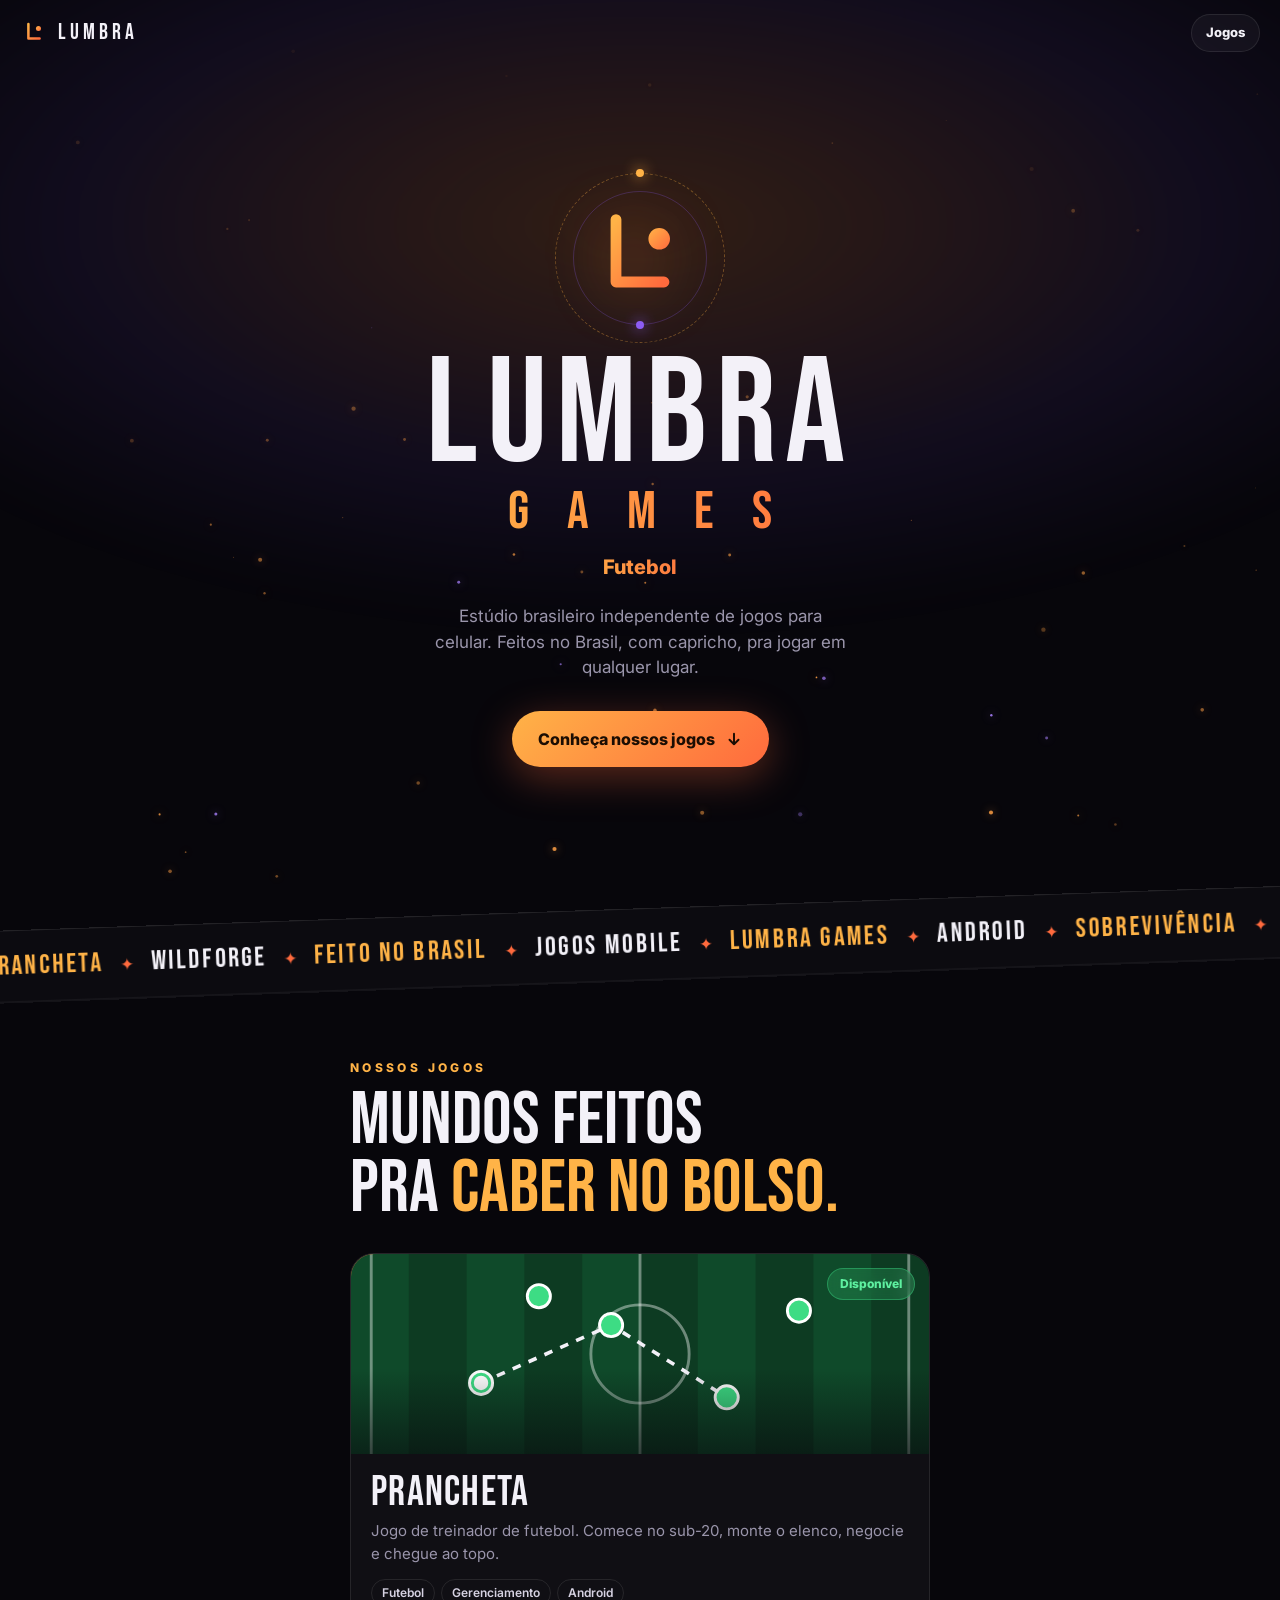
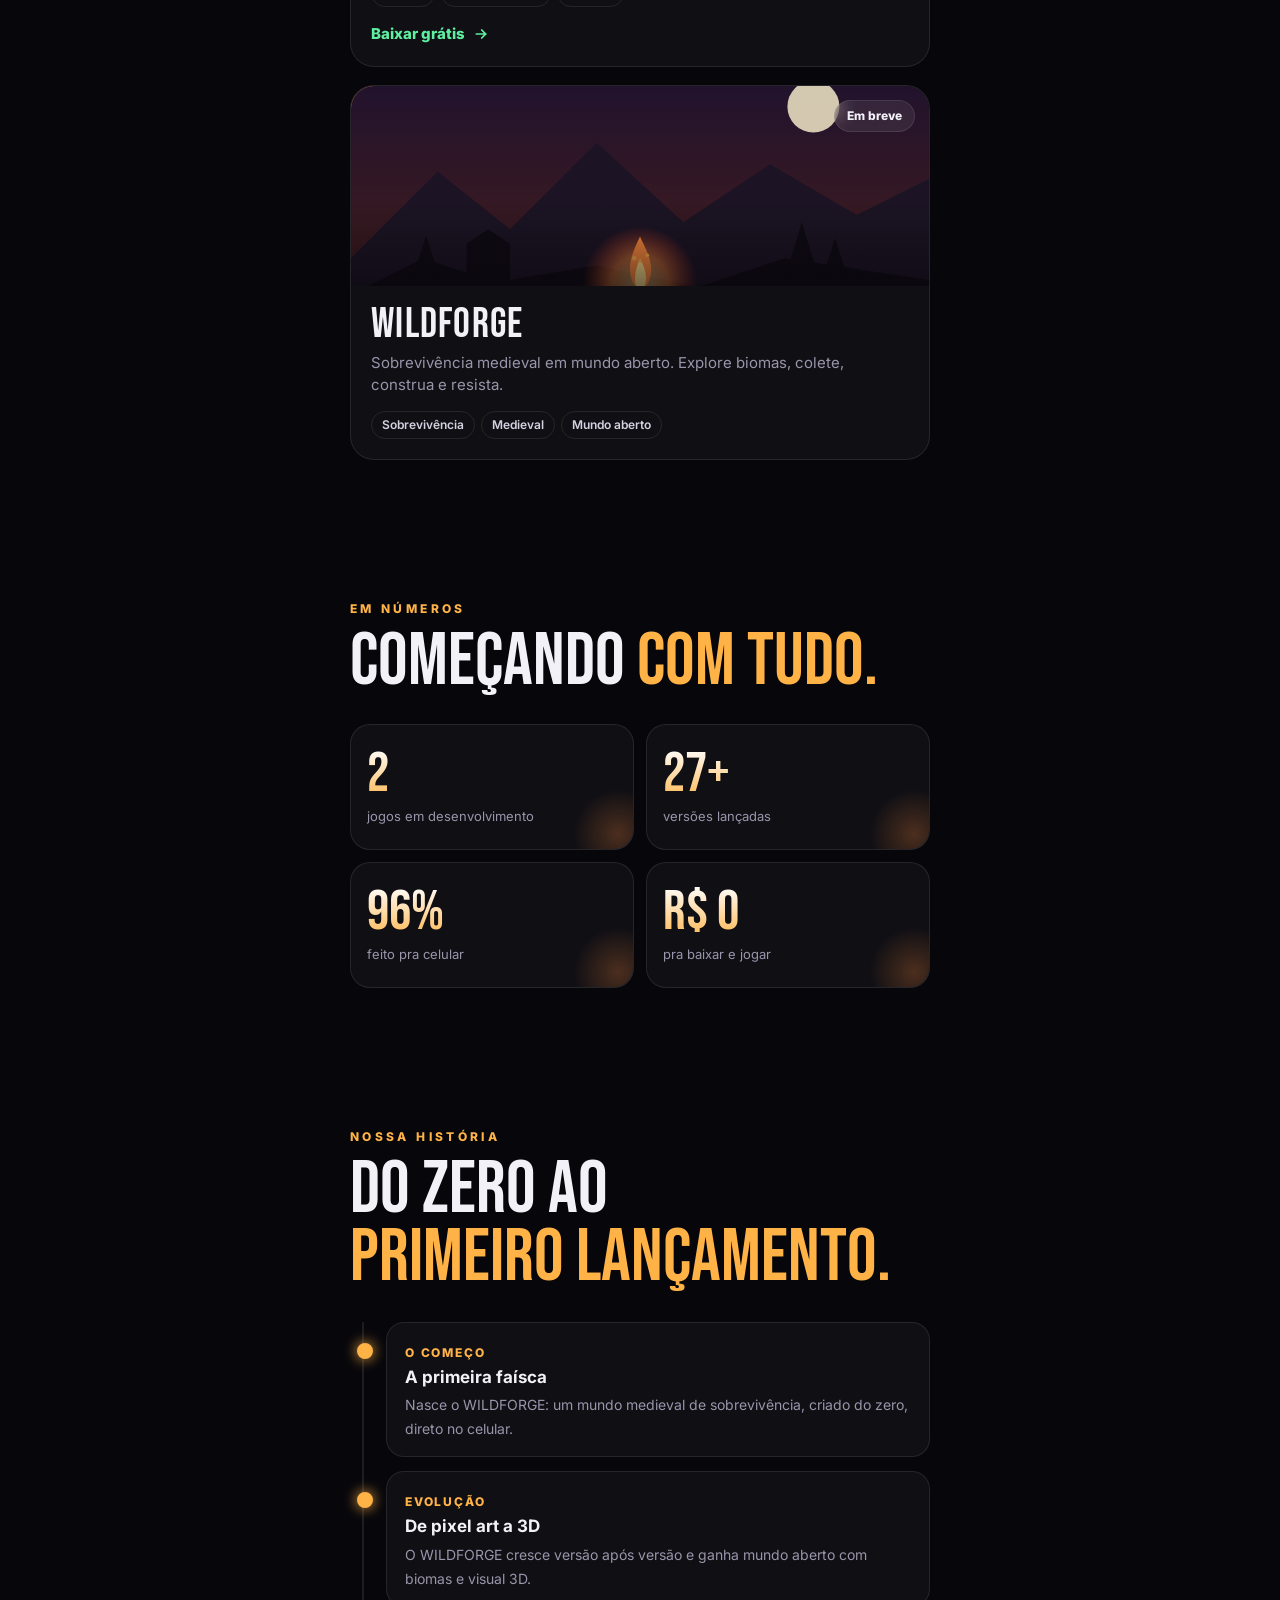
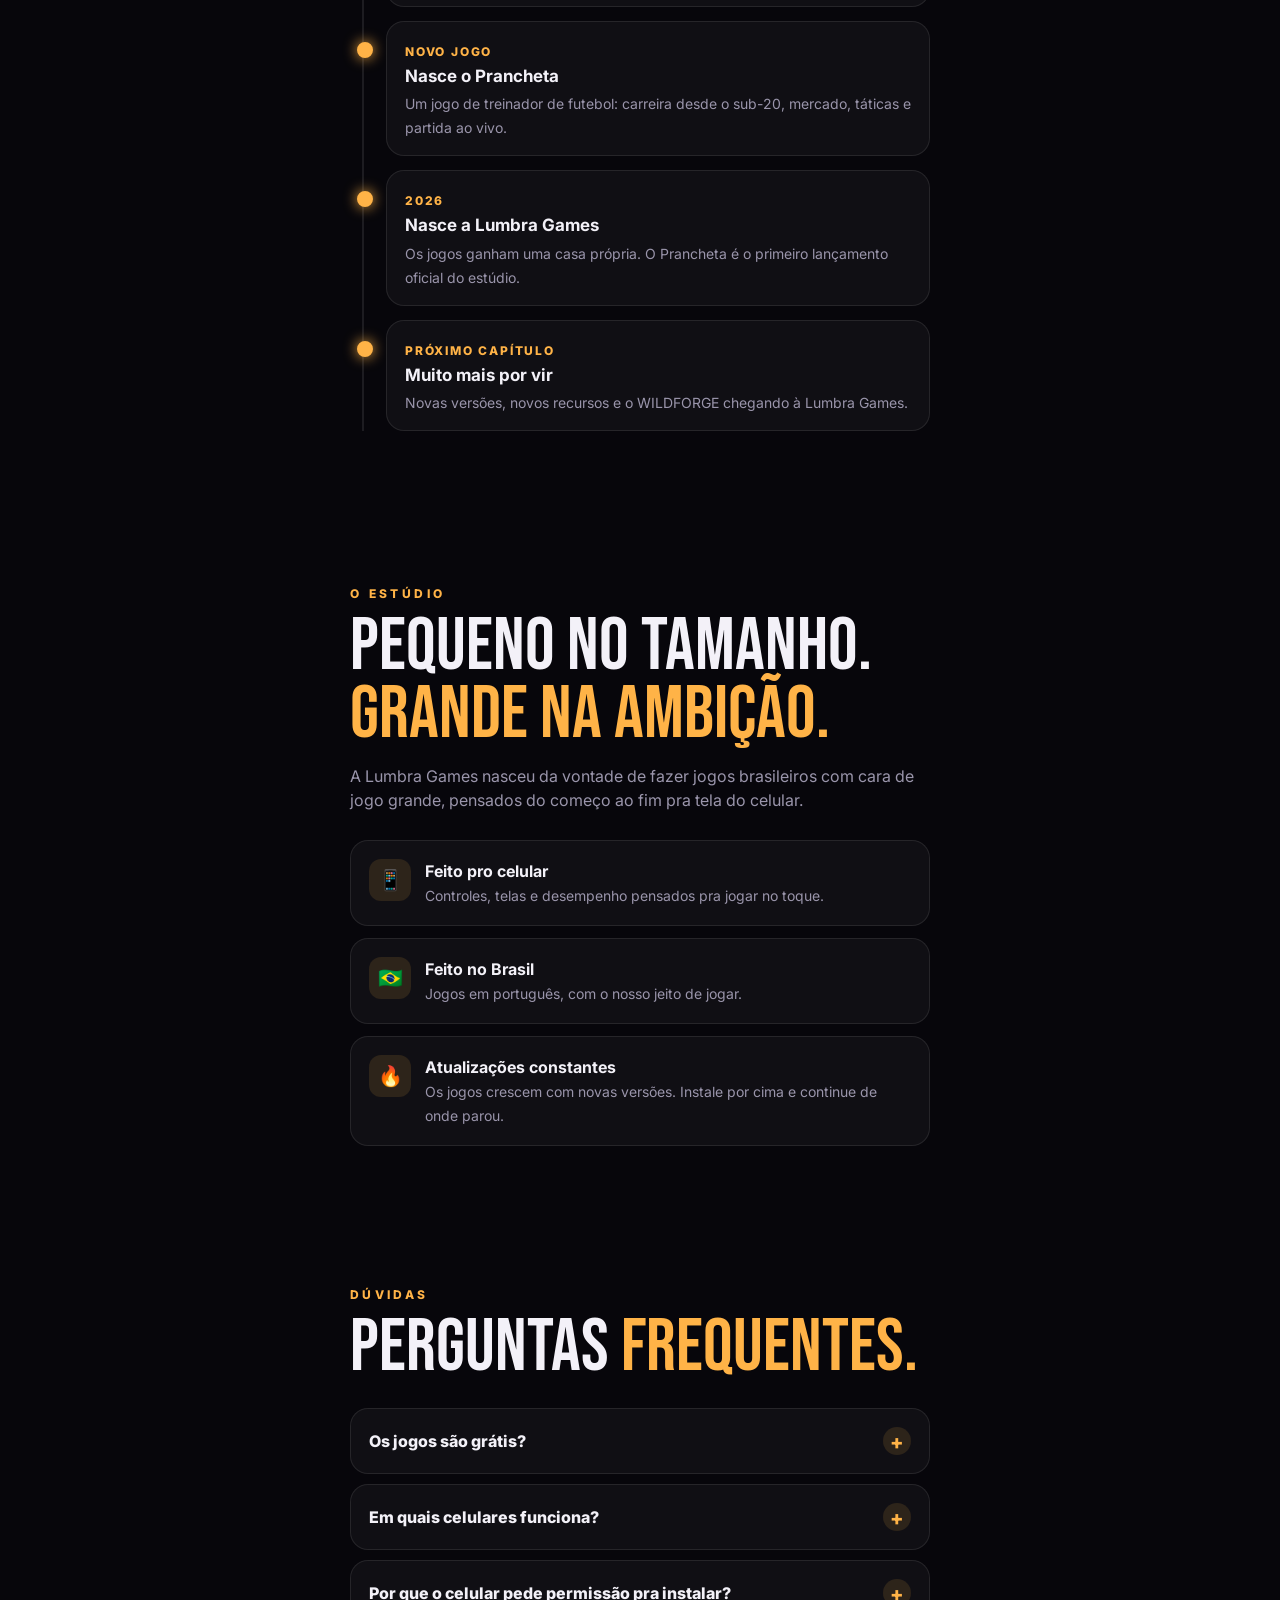
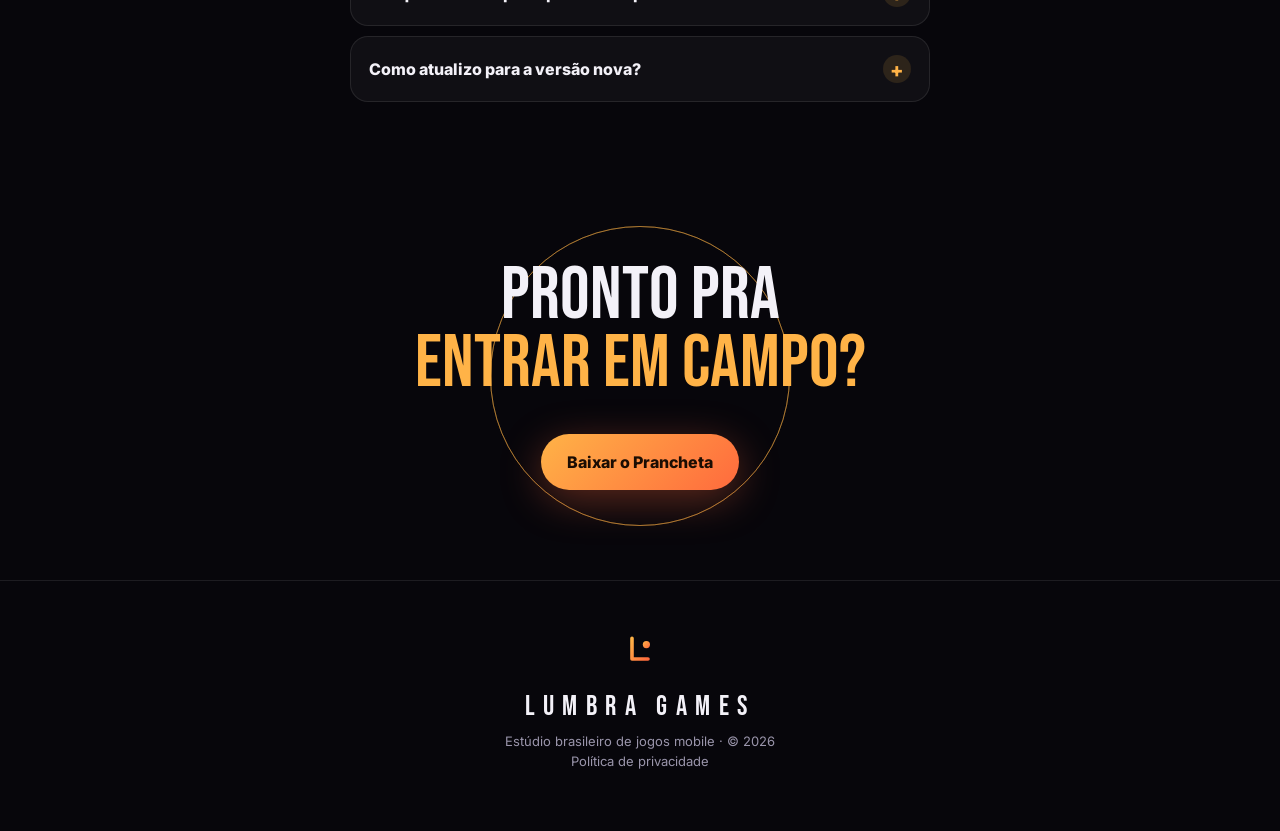
<file: index.html>
<!DOCTYPE html>
<html lang="pt-BR">
<head>
<meta charset="utf-8">
<meta name="viewport" content="width=device-width, initial-scale=1, viewport-fit=cover">
<title>Lumbra Games · Estúdio brasileiro de jogos mobile</title>
<meta name="description" content="Lumbra Games é um estúdio brasileiro independente de jogos para celular. Criadores de Prancheta e WILDFORGE.">
<meta name="keywords" content="Lumbra Games, Lumbra, estúdio de jogos, jogos mobile, jogos Android, Prancheta, WILDFORGE, jogo brasileiro">
<meta name="author" content="Lumbra Games">
<link rel="canonical" href="https://lumbragames.github.io/">
<meta name="theme-color" content="#07060b">
<link rel="icon" href="/favicon.ico" sizes="any">
<link rel="icon" href="/icon-48.png" type="image/png" sizes="48x48">
<link rel="icon" href="/icon-192.png" type="image/png" sizes="192x192">
<link rel="icon" href="/logo.svg" type="image/svg+xml">
<link rel="apple-touch-icon" href="/apple-touch-icon.png">
<meta property="og:type" content="website">
<meta property="og:site_name" content="Lumbra Games">
<meta property="og:title" content="Lumbra Games · Estúdio brasileiro de jogos mobile">
<meta property="og:description" content="Criadores de Prancheta e WILDFORGE.">
<meta property="og:url" content="https://lumbragames.github.io/">
<meta property="og:locale" content="pt_BR">
<meta property="og:image" content="https://lumbragames.github.io/og-image.png">
<meta property="og:image:width" content="1200">
<meta property="og:image:height" content="630">
<meta name="twitter:image" content="https://lumbragames.github.io/og-image.png">
<meta name="twitter:card" content="summary_large_image">
<script type="application/ld+json">
{"@context":"https://schema.org","@type":"Organization","name":"Lumbra Games","alternateName":"Lumbra","url":"https://lumbragames.github.io/","logo":"https://lumbragames.github.io/icon-512.png","image":"https://lumbragames.github.io/og-image.png","description":"Estúdio brasileiro independente de jogos para celular.","foundingDate":"2026","areaServed":"BR",
"makesOffer":[{"@type":"Offer","price":"0","priceCurrency":"BRL","itemOffered":{"@type":"VideoGame","name":"Prancheta","url":"https://lumbragames.github.io/Prancheta/","gamePlatform":"Android","genre":"Gerenciamento de futebol","author":{"@type":"Organization","name":"Lumbra Games"}}}]}
</script>
<link rel="preconnect" href="https://fonts.googleapis.com">
<link rel="preconnect" href="https://fonts.gstatic.com" crossorigin>
<link href="https://fonts.googleapis.com/css2?family=Bebas+Neue&family=Inter:wght@400;600;800&display=swap" rel="stylesheet">
<style>
:root{--bg:#07060b;--card:rgba(255,255,255,.04);--line:rgba(255,255,255,.09);--chalk:#f3f1f8;--muted:#9a95ab;--amber:#ffb347;--ember:#ff6a3d;--violet:#8b5cf6;
--display:"Bebas Neue",Impact,"Arial Narrow",sans-serif;--body:Inter,system-ui,-apple-system,Roboto,sans-serif}
*{box-sizing:border-box;margin:0;padding:0}
html{scroll-behavior:smooth}
body{font-family:var(--body);background:var(--bg);color:var(--chalk);line-height:1.5;overflow-x:hidden;-webkit-font-smoothing:antialiased}
a{color:inherit;text-decoration:none}

/* intro */
#intro{position:fixed;inset:0;z-index:100;background:var(--bg);display:grid;place-items:center;transition:opacity .8s .1s,visibility .8s .1s}
#intro.done{opacity:0;visibility:hidden}
#intro svg{width:84px;height:84px}
#intro .m{stroke-dasharray:300;stroke-dashoffset:300;animation:draw 1.2s .1s cubic-bezier(.6,0,.2,1) forwards}
#intro .glow{opacity:0;animation:fadeIn .6s 1s forwards}
@keyframes draw{to{stroke-dashoffset:0}}
@keyframes fadeIn{to{opacity:1}}

/* fundo: brasas + luz */
#embers{position:fixed;inset:0;z-index:0;pointer-events:none}
.aura{position:fixed;left:50%;top:-20vh;width:140vw;height:90vh;transform:translateX(-50%);background:radial-gradient(ellipse at center,rgba(255,140,60,.18),rgba(139,92,246,.08) 45%,transparent 70%);filter:blur(20px);z-index:0;pointer-events:none;animation:breathe 8s ease-in-out infinite}
@keyframes breathe{50%{opacity:.6;transform:translateX(-50%) scale(1.1)}}
main,footer{position:relative;z-index:1}

nav{position:fixed;top:0;left:0;right:0;z-index:50;display:flex;align-items:center;justify-content:space-between;padding:14px 20px;transition:.3s}
nav.solid{background:rgba(7,6,11,.8);backdrop-filter:blur(12px);-webkit-backdrop-filter:blur(12px);border-bottom:1px solid var(--line)}
nav .b{display:flex;align-items:center;gap:10px;font-family:var(--display);font-size:22px;letter-spacing:.18em}
nav .b svg{width:28px;height:28px}
nav a.j{font-size:13px;font-weight:800;padding:8px 14px;border:1px solid var(--line);border-radius:99px;background:var(--card)}

/* hero */
.hero{min-height:100svh;display:flex;flex-direction:column;justify-content:center;align-items:center;text-align:center;padding:100px 20px 60px}
.mark{width:120px;height:120px;margin-bottom:26px;filter:drop-shadow(0 0 30px rgba(255,140,60,.45));animation:float 5s ease-in-out infinite}
@keyframes float{50%{transform:translateY(-10px)}}
.hero h1{font-family:var(--display);font-weight:400;font-size:clamp(64px,20vw,150px);line-height:.85;letter-spacing:.06em;white-space:nowrap}
.hero h1 span{display:inline-block;opacity:0;transform:translateY(40px);filter:blur(8px);animation:rise .8s cubic-bezier(.2,.9,.2,1) forwards}
@keyframes rise{to{opacity:1;transform:none;filter:none}}
.hero h1 .s{display:block;font-size:.36em;letter-spacing:.7em;margin-top:8px;margin-right:-.7em;background:linear-gradient(90deg,var(--amber),var(--ember));-webkit-background-clip:text;background-clip:text;color:transparent}
.hero p{max-width:420px;margin:22px auto 0;color:var(--muted);font-size:17px;opacity:0;animation:rise .8s 1.9s forwards}
.hero .go{display:inline-flex;align-items:center;gap:10px;margin-top:30px;padding:16px 26px;border-radius:99px;font-weight:800;background:linear-gradient(135deg,var(--amber),var(--ember));color:#1b0d03;box-shadow:0 10px 40px rgba(255,106,61,.35);opacity:0;animation:rise .8s 2.1s forwards}
.hero .go:active{transform:scale(.97)}

/* seções */
section{max-width:620px;margin:0 auto;padding:70px 20px}
.label{font-size:12px;font-weight:800;letter-spacing:.28em;text-transform:uppercase;color:var(--amber);margin-bottom:10px}
h2{font-family:var(--display);font-weight:400;font-size:clamp(48px,13vw,74px);line-height:.92;margin-bottom:14px}
h2 em{font-style:normal;color:var(--amber)}
.sub{color:var(--muted);font-size:16px}
.rv{opacity:0;transform:translateY(40px);transition:opacity .9s cubic-bezier(.2,.8,.2,1),transform .9s cubic-bezier(.2,.8,.2,1)}
.rv.in{opacity:1;transform:none}

/* jogos */
.games{display:grid;gap:18px;margin-top:30px}
.game{position:relative;display:block;border-radius:24px;overflow:hidden;border:1px solid var(--line);background:var(--card);transform-style:preserve-3d;transition:transform .25s}
.art{position:relative;height:200px;overflow:hidden}
.art svg{position:absolute;inset:0;width:100%;height:100%}
.game .info{padding:18px 20px 20px}
.game h3{font-family:var(--display);font-weight:400;font-size:42px;line-height:1;letter-spacing:.03em}
.game p{color:var(--muted);font-size:15px;margin:6px 0 14px}
.tags{display:flex;flex-wrap:wrap;gap:6px}
.tags span{font-size:12px;font-weight:600;padding:4px 10px;border-radius:99px;border:1px solid var(--line);color:#d6d2e2}
.badge{position:absolute;top:14px;right:14px;z-index:2;font-size:12px;font-weight:800;padding:6px 12px;border-radius:99px;backdrop-filter:blur(8px);-webkit-backdrop-filter:blur(8px)}
.badge.on{background:rgba(61,220,132,.2);color:#5ef0a0;border:1px solid rgba(61,220,132,.4)}
.badge.soon{background:rgba(255,255,255,.08);color:var(--chalk);border:1px solid var(--line)}
.game .shine{position:absolute;inset:0;pointer-events:none;background:radial-gradient(circle at var(--mx,50%) var(--my,0%),rgba(255,255,255,.12),transparent 50%);opacity:0;transition:opacity .3s}
.game:hover .shine,.game.t .shine{opacity:1}
.play{display:inline-flex;align-items:center;gap:8px;margin-top:16px;font-weight:800;font-size:15px;color:#5ef0a0}
.play svg{transition:transform .2s}.game:hover .play svg{transform:translateX(4px)}

/* arte animada dos jogos */
.p-ball{animation:pass 3.2s ease-in-out infinite}
@keyframes pass{0%{transform:translate(0,0)}33%{transform:translate(90px,-40px)}66%{transform:translate(170px,10px)}100%{transform:translate(0,0)}}
.p-line{stroke-dasharray:6 6;animation:dash 1s linear infinite}
@keyframes dash{to{stroke-dashoffset:-12}}
.w-fire{transform-origin:50% 100%;animation:flick .25s ease-in-out infinite alternate}
@keyframes flick{to{transform:scaleY(1.15) scaleX(.92)}}
.w-spark{animation:spark 2.4s linear infinite}
@keyframes spark{from{transform:translateY(0);opacity:1}to{transform:translateY(-110px);opacity:0}}
.e-noise{animation:noise .18s steps(2) infinite}
@keyframes noise{to{transform:translate(-6px,4px)}}
.e-scan{animation:scan 3s linear infinite}
@keyframes scan{from{transform:translateY(-20px)}to{transform:translateY(220px)}}
.e-eye{animation:blink 4s infinite}
@keyframes blink{0%,92%,100%{opacity:1}95%{opacity:0}}

/* sobre */
.about{display:grid;gap:12px;margin-top:28px}
.ab{display:flex;gap:14px;padding:18px;border-radius:18px;border:1px solid var(--line);background:var(--card)}
.ab i{flex:none;width:42px;height:42px;border-radius:12px;display:grid;place-items:center;font-style:normal;font-size:20px;background:rgba(255,179,71,.12)}
.ab b{display:block}
.ab small{color:var(--muted);font-size:14px}

footer{text-align:center;padding:50px 20px 60px;border-top:1px solid var(--line);color:var(--muted);font-size:13px}
footer svg{width:40px;height:40px;margin-bottom:10px}
footer .n{display:block;font-family:var(--display);font-size:28px;letter-spacing:.3em;color:var(--chalk);margin-bottom:4px}


/* ---- extras ---- */
#prog{position:fixed;top:0;left:0;height:3px;width:0;z-index:60;background:linear-gradient(90deg,var(--amber),var(--ember),var(--violet));box-shadow:0 0 12px var(--ember)}
.orbit{position:relative;width:170px;height:170px;display:grid;place-items:center;margin-bottom:10px}
.orbit .mark{margin:0}
.orbit::before,.orbit::after{content:"";position:absolute;inset:0;border-radius:50%;border:1px dashed rgba(255,179,71,.35);animation:spin 18s linear infinite}
.orbit::after{inset:18px;border:1px solid rgba(139,92,246,.25);animation-duration:11s;animation-direction:reverse}
.orbit i{position:absolute;inset:0;animation:spin 6s linear infinite}
.orbit i::before{content:"";position:absolute;top:-4px;left:50%;width:8px;height:8px;margin-left:-4px;border-radius:50%;background:var(--amber);box-shadow:0 0 14px var(--amber)}
.orbit i:nth-child(2){animation-duration:9s;animation-direction:reverse}.orbit i:nth-child(2)::before{background:var(--violet);box-shadow:0 0 14px var(--violet);top:auto;bottom:14px}
@keyframes spin{to{transform:rotate(360deg)}}
.rot{height:30px;overflow:hidden;margin-top:18px;font-weight:800;font-size:20px;opacity:0;animation:rise .8s 2.2s forwards}
.rot div{animation:roll 9s cubic-bezier(.7,0,.3,1) infinite}
.rot span{display:block;height:30px;line-height:30px;background:linear-gradient(90deg,var(--amber),var(--ember));-webkit-background-clip:text;background-clip:text;color:transparent}
@keyframes roll{0%,22%{transform:translateY(0)}25%,47%{transform:translateY(-30px)}50%,72%{transform:translateY(-60px)}75%,97%{transform:translateY(-90px)}100%{transform:translateY(-120px)}}
.hero .go{animation:rise .8s 2.4s forwards,glowp 2.6s 3.2s ease-in-out infinite}
@keyframes glowp{50%{box-shadow:0 10px 60px rgba(255,106,61,.65)}}
.hero p{animation-delay:2.1s}

.ticker{position:relative;z-index:1;overflow:hidden;white-space:nowrap;border-block:1px solid var(--line);background:rgba(255,255,255,.02);padding:14px 0;transform:rotate(-2deg) scale(1.05);margin:10px 0}
.ticker div{display:inline-block;animation:marq 26s linear infinite}
.ticker span{font-family:var(--display);font-size:26px;letter-spacing:.1em;margin:0 16px}
.ticker span:nth-child(4n+1){color:var(--amber)}
.ticker b{color:var(--ember);font-weight:400}
@keyframes marq{to{transform:translateX(-50%)}}

.game{animation:hover 6s ease-in-out infinite}
.game:nth-child(2){animation-delay:-3s}
@keyframes hover{50%{translate:0 -6px}}
.game::before{content:"";position:absolute;inset:-1px;border-radius:24px;padding:1px;background:conic-gradient(from var(--a,0deg),transparent 0 70%,var(--amber) 80%,var(--ember) 88%,transparent 95%);-webkit-mask:linear-gradient(#000 0 0) content-box,linear-gradient(#000 0 0);-webkit-mask-composite:xor;mask-composite:exclude;animation:border 4s linear infinite;pointer-events:none;z-index:3}
@property --a{syntax:"<angle>";inherits:false;initial-value:0deg}
@keyframes border{to{--a:360deg}}

.stats{display:grid;grid-template-columns:1fr 1fr;gap:12px;margin-top:28px}
.stat{position:relative;overflow:hidden;padding:22px 16px;border-radius:20px;border:1px solid var(--line);background:var(--card)}
.stat b{display:block;font-family:var(--display);font-weight:400;font-size:clamp(40px,12vw,56px);line-height:1;background:linear-gradient(180deg,#fff,var(--amber));-webkit-background-clip:text;background-clip:text;color:transparent}
.stat small{color:var(--muted);font-size:13px}
.stat::after{content:"";position:absolute;right:-30px;bottom:-30px;width:90px;height:90px;border-radius:50%;background:radial-gradient(circle,rgba(255,140,60,.25),transparent 70%);animation:breathe 4s ease-in-out infinite}

.tl{position:relative;margin-top:30px;padding-left:36px}
.tl::before{content:"";position:absolute;left:12px;top:0;bottom:0;width:2px;background:var(--line)}
.tl .fill{position:absolute;left:12px;top:0;width:2px;height:0;background:linear-gradient(var(--amber),var(--ember),var(--violet));box-shadow:0 0 14px var(--ember)}
.ev{position:relative;padding:16px 18px;margin-bottom:14px;border-radius:18px;border:1px solid var(--line);background:var(--card);opacity:0;transform:translateX(30px);transition:.7s cubic-bezier(.2,.8,.2,1)}
.ev.in{opacity:1;transform:none}
.ev::before{content:"";position:absolute;left:-30px;top:20px;width:12px;height:12px;border-radius:50%;background:var(--bg);border:2px solid var(--amber);transition:.4s .3s}
.ev.in::before{background:var(--amber);box-shadow:0 0 14px var(--amber)}
.ev span{font-size:12px;font-weight:800;letter-spacing:.15em;color:var(--amber)}
.ev b{display:block;font-size:17px;margin:2px 0}
.ev small{color:var(--muted);font-size:14px}

.ab i{animation:bounce 3s ease-in-out infinite}
.ab:nth-child(2) i{animation-delay:-1s}.ab:nth-child(3) i{animation-delay:-2s}
@keyframes bounce{50%{transform:translateY(-5px) rotate(-6deg)}}

.faq{margin-top:26px;display:grid;gap:10px}
.q{border-radius:18px;border:1px solid var(--line);background:var(--card);overflow:hidden;transition:border-color .3s}
.q.open{border-color:rgba(255,179,71,.4)}
.q button{all:unset;box-sizing:border-box;width:100%;display:flex;justify-content:space-between;align-items:center;gap:12px;padding:18px;font-weight:800;font-size:16px;cursor:pointer}
.q button i{flex:none;width:28px;height:28px;border-radius:50%;display:grid;place-items:center;background:rgba(255,179,71,.12);color:var(--amber);font-style:normal;font-size:20px;transition:transform .35s}
.q.open button i{transform:rotate(45deg)}
.q .a{display:grid;grid-template-rows:0fr;transition:grid-template-rows .4s cubic-bezier(.2,.8,.2,1)}
.q.open .a{grid-template-rows:1fr}
.q .a p{overflow:hidden;color:var(--muted);font-size:15px;padding:0 18px}
.q.open .a p{padding-bottom:18px}

.cta{text-align:center;padding:90px 20px;position:relative;overflow:hidden}
.cta .ring{position:absolute;left:50%;top:50%;width:300px;height:300px;margin:-150px;border-radius:50%;border:1px solid rgba(255,179,71,.3);animation:ripple 4s linear infinite}
.cta .ring:nth-child(2){animation-delay:-1.33s}.cta .ring:nth-child(3){animation-delay:-2.66s}
@keyframes ripple{from{transform:scale(.3);opacity:1}to{transform:scale(1.8);opacity:0}}
.cta h2,.cta a{position:relative}
.cta a{display:inline-flex;margin-top:22px;padding:16px 26px;border-radius:99px;font-weight:800;background:linear-gradient(135deg,var(--amber),var(--ember));color:#1b0d03;box-shadow:0 10px 40px rgba(255,106,61,.35)}

.tap{position:fixed;width:10px;height:10px;margin:-5px;border-radius:50%;pointer-events:none;z-index:95;background:var(--amber);animation:tap .6s ease-out forwards}
@keyframes tap{to{transform:scale(7);opacity:0}}

@media (prefers-reduced-motion:reduce){*,*::before,*::after{animation-duration:.01ms!important;animation-iteration-count:1!important;transition-duration:.01ms!important}}
</style>
</head>
<body>

<div id="intro"><svg viewBox="0 0 100 100" fill="none"><defs><linearGradient id="lg0" x1="0" y1="0" x2="1" y2="1"><stop offset="0" stop-color="#ffb347"/><stop offset="1" stop-color="#ff6a3d"/></linearGradient></defs><path class="m" d="M30 18v52h40" stroke="url(#lg0)" stroke-width="9" stroke-linecap="round" stroke-linejoin="round"/><circle class="glow" cx="66" cy="34" r="9" fill="url(#lg0)"/></svg></div>

<div id="prog"></div>
<div class="aura"></div>
<canvas id="embers"></canvas>

<nav id="nav">
  <a class="b" href="#"><svg viewBox="0 0 100 100" fill="none"><use href="#logo"/></svg>LUMBRA</a>
  <a class="j" href="#jogos">Jogos</a>
</nav>

<svg width="0" height="0" style="position:absolute"><defs>
  <linearGradient id="lg" x1="0" y1="0" x2="1" y2="1"><stop offset="0" stop-color="#ffb347"/><stop offset="1" stop-color="#ff6a3d"/></linearGradient>
  <g id="logo"><path d="M30 18v52h40" stroke="url(#lg)" stroke-width="9" stroke-linecap="round" stroke-linejoin="round" fill="none"/><circle cx="66" cy="34" r="9" fill="url(#lg)"/></g>
</defs></svg>

<main>
<header class="hero">
  <div class="orbit"><i></i><i></i><svg class="mark" viewBox="0 0 100 100" aria-hidden="true"><use href="#logo"/></svg></div>
  <h1 id="h1" aria-label="Lumbra Games"></h1>
  <div class="rot" aria-hidden="true"><div><span>Futebol</span><span>Sobrevivência</span><span>Estratégia</span><span>Aventura</span><span>Futebol</span></div></div>
  <p>Estúdio brasileiro independente de jogos para celular. Feitos no Brasil, com capricho, pra jogar em qualquer lugar.</p>
  <a class="go" href="#jogos">Conheça nossos jogos
    <svg width="18" height="18" viewBox="0 0 24 24" fill="none" stroke="currentColor" stroke-width="2.6" stroke-linecap="round" stroke-linejoin="round"><path d="M12 5v14M6 13l6 6 6-6"/></svg></a>
</header>

<div class="ticker" aria-hidden="true"><div id="tick"></div></div>

<section id="jogos">
  <div class="rv">
    <p class="label">Nossos jogos</p>
    <h2>Mundos feitos<br>pra <em>caber no bolso.</em></h2>
  </div>

  <div class="games">
    <!-- PRANCHETA -->
    <a class="game rv" href="Prancheta/">
      <span class="badge on">Disponível</span>
      <div class="art">
        <svg viewBox="0 0 400 200" preserveAspectRatio="xMidYMid slice" aria-hidden="true">
          <rect width="400" height="200" fill="#0d3b22"/>
          <g fill="#0f4a2a"><rect x="0" width="40" height="200"/><rect x="80" width="40" height="200"/><rect x="160" width="40" height="200"/><rect x="240" width="40" height="200"/><rect x="320" width="40" height="200"/></g>
          <g fill="none" stroke="rgba(255,255,255,.4)" stroke-width="2"><rect x="14" y="14" width="372" height="172"/><line x1="200" y1="14" x2="200" y2="186"/><circle cx="200" cy="100" r="34"/></g>
          <path class="p-line" d="M90 120 L180 80 L260 130" stroke="#f3f1f8" stroke-width="2.5" fill="none"/>
          <g fill="#3ddc84" stroke="#fff" stroke-width="2"><circle cx="90" cy="120" r="8"/><circle cx="180" cy="80" r="8"/><circle cx="260" cy="130" r="8"/><circle cx="130" cy="60" r="8"/><circle cx="310" cy="70" r="8"/></g>
          <circle class="p-ball" cx="90" cy="120" r="5" fill="#fff"/>
          <rect width="400" height="200" fill="url(#fadeG)"/>
          <defs><linearGradient id="fadeG" x1="0" y1="0" x2="0" y2="1"><stop offset=".55" stop-color="#07060b" stop-opacity="0"/><stop offset="1" stop-color="#07060b" stop-opacity=".85"/></linearGradient></defs>
        </svg>
      </div>
      <div class="info">
        <h3>Prancheta</h3>
        <p>Jogo de treinador de futebol. Comece no sub-20, monte o elenco, negocie e chegue ao topo.</p>
        <div class="tags"><span>Futebol</span><span>Gerenciamento</span><span>Android</span></div>
        <span class="play">Baixar grátis <svg width="16" height="16" viewBox="0 0 24 24" fill="none" stroke="currentColor" stroke-width="2.6" stroke-linecap="round"><path d="M5 12h14M13 6l6 6-6 6"/></svg></span>
      </div>
      <i class="shine"></i>
    </a>

    <!-- WILDFORGE -->
    <div class="game rv">
      <span class="badge soon">Em breve</span>
      <div class="art">
        <svg viewBox="0 0 400 200" preserveAspectRatio="xMidYMid slice" aria-hidden="true">
          <defs><linearGradient id="sky" x1="0" y1="0" x2="0" y2="1"><stop offset="0" stop-color="#1a1030"/><stop offset="1" stop-color="#4a1f1a"/></linearGradient>
          <radialGradient id="fireG"><stop offset="0" stop-color="#ffe08a"/><stop offset=".5" stop-color="#ff8a3d"/><stop offset="1" stop-color="#ff3d1f" stop-opacity="0"/></radialGradient></defs>
          <rect width="400" height="200" fill="url(#sky)"/>
          <circle cx="320" cy="45" r="18" fill="#f3e9c8" opacity=".85"/>
          <path d="M0 150 L60 90 L110 130 L170 70 L230 125 L290 85 L350 120 L400 95 V200 H0Z" fill="#1c1424"/>
          <path d="M0 175 L50 150 L80 160 L80 140 L95 130 L110 140 L110 165 L170 155 L240 170 L300 150 L400 165 V200 H0Z" fill="#0e0a12"/>
          <g fill="#0e0a12"><path d="M300 165 l12 -40 l12 40z"/><path d="M325 168 l10 -32 l10 32z"/><path d="M40 172 l12 -38 l12 38z"/></g>
          <circle cx="200" cy="168" r="40" fill="url(#fireG)" opacity=".6"/>
          <g class="w-fire"><path d="M200 175 C188 160 194 148 200 135 C206 148 214 160 200 175Z" fill="#ff8a3d"/><path d="M200 175 C194 166 197 158 200 150 C204 158 207 166 200 175Z" fill="#ffe08a"/></g>
          <g fill="#ffb347"><circle class="w-spark" cx="196" cy="150" r="1.6"/><circle class="w-spark" cx="205" cy="148" r="1.3" style="animation-delay:-.8s"/><circle class="w-spark" cx="200" cy="152" r="1.2" style="animation-delay:-1.6s"/></g>
          <rect width="400" height="200" fill="url(#fadeG)"/>
        </svg>
      </div>
      <div class="info">
        <h3>WILDFORGE</h3>
        <p>Sobrevivência medieval em mundo aberto. Explore biomas, colete, construa e resista.</p>
        <div class="tags"><span>Sobrevivência</span><span>Medieval</span><span>Mundo aberto</span></div>
      </div>
      <i class="shine"></i>
    </div>
  </div>
</section>


<section>
  <div class="rv">
    <p class="label">Em números</p>
    <h2>Começando <em>com tudo.</em></h2>
  </div>
  <div class="stats">
    <div class="stat rv"><b data-n="2">0</b><small>jogos em desenvolvimento</small></div>
    <div class="stat rv"><b data-n="28" data-s="+">0</b><small>versões lançadas</small></div>
    <div class="stat rv"><b data-n="100" data-s="%">0</b><small>feito pra celular</small></div>
    <div class="stat rv"><b data-n="0" data-p="R$ ">0</b><small>pra baixar e jogar</small></div>
  </div>
</section>

<section>
  <div class="rv">
    <p class="label">Nossa história</p>
    <h2>Do zero ao<br><em>primeiro lançamento.</em></h2>
  </div>
  <div class="tl" id="tl"><div class="fill" id="tlf"></div>
    <div class="ev"><span>O COMEÇO</span><b>A primeira faísca</b><small>Nasce o WILDFORGE: um mundo medieval de sobrevivência, criado do zero, direto no celular.</small></div>
    <div class="ev"><span>EVOLUÇÃO</span><b>De pixel art a 3D</b><small>O WILDFORGE cresce versão após versão e ganha mundo aberto com biomas e visual 3D.</small></div>
    <div class="ev"><span>NOVO JOGO</span><b>Nasce o Prancheta</b><small>Um jogo de treinador de futebol: carreira desde o sub-20, mercado, táticas e partida ao vivo.</small></div>
    <div class="ev"><span>2026</span><b>Nasce a Lumbra Games</b><small>Os jogos ganham uma casa própria. O Prancheta é o primeiro lançamento oficial do estúdio.</small></div>
    <div class="ev"><span>PRÓXIMO CAPÍTULO</span><b>Muito mais por vir</b><small>Novas versões, novos recursos e o WILDFORGE chegando à Lumbra Games.</small></div>
  </div>
</section>

<section>
  <div class="rv">
    <p class="label">O estúdio</p>
    <h2>Pequeno no tamanho.<br><em>Grande na ambição.</em></h2>
    <p class="sub">A Lumbra Games nasceu da vontade de fazer jogos brasileiros com cara de jogo grande, pensados do começo ao fim pra tela do celular.</p>
  </div>
  <div class="about">
    <div class="ab rv"><i>📱</i><div><b>Feito pro celular</b><small>Controles, telas e desempenho pensados pra jogar no toque.</small></div></div>
    <div class="ab rv"><i>🇧🇷</i><div><b>Feito no Brasil</b><small>Jogos em português, com o nosso jeito de jogar.</small></div></div>
    <div class="ab rv"><i>🔥</i><div><b>Atualizações constantes</b><small>Os jogos crescem com novas versões. Instale por cima e continue de onde parou.</small></div></div>
  </div>
</section>

<section>
  <div class="rv">
    <p class="label">Dúvidas</p>
    <h2>Perguntas <em>frequentes.</em></h2>
  </div>
  <div class="faq">
    <div class="q rv"><button>Os jogos são grátis?<i>+</i></button><div class="a"><p>Sim. Você baixa e joga sem pagar nada.</p></div></div>
    <div class="q rv"><button>Em quais celulares funciona?<i>+</i></button><div class="a"><p>Os jogos são feitos para Android. A instalação é pelo arquivo APK, direto do nosso site.</p></div></div>
    <div class="q rv"><button>Por que o celular pede permissão pra instalar?<i>+</i></button><div class="a"><p>Como o jogo não vem da Play Store, o Android pede que você permita "instalar apps desconhecidos". É só liberar uma vez para o navegador.</p></div></div>
    <div class="q rv"><button>Como atualizo para a versão nova?<i>+</i></button><div class="a"><p>Baixe a versão nova e instale por cima da antiga. Seu progresso continua salvo.</p></div></div>
  </div>
</section>

<div class="cta">
  <div class="ring"></div><div class="ring"></div><div class="ring"></div>
  <h2 class="rv">Pronto pra<br><em>entrar em campo?</em></h2>
  <a class="rv" href="Prancheta/">Baixar o Prancheta</a>
</div>
</main>

<footer>
  <svg viewBox="0 0 100 100" aria-hidden="true"><use href="#logo"/></svg>
  <span class="n">LUMBRA GAMES</span>
  Estúdio brasileiro de jogos mobile · © 2026<br><a href="privacidade/" style="color:var(--muted)">Política de privacidade</a>
</footer>

<script>
(()=>{
const $=s=>document.querySelector(s),$$=s=>[...document.querySelectorAll(s)];
const reduce=matchMedia('(prefers-reduced-motion: reduce)').matches;
const end=()=>$('#intro').classList.add('done');
addEventListener('load',()=>setTimeout(end,reduce?0:1500));setTimeout(end,2800);

const h=$('#h1');
'LUMBRA'.split('').forEach((c,i)=>{const s=document.createElement('span');s.textContent=c;s.style.animationDelay=(1.5+i*.07)+'s';h.appendChild(s)});
const g=document.createElement('span');g.className='s';g.textContent='GAMES';g.style.animationDelay='2s';h.appendChild(g);

const nav=$('#nav');addEventListener('scroll',()=>nav.classList.toggle('solid',scrollY>40),{passive:true});

const io=new IntersectionObserver(es=>es.forEach(e=>{if(e.isIntersecting){e.target.classList.add('in');io.unobserve(e.target)}}),{threshold:.15});
$$('.rv').forEach(e=>{const sib=[...e.parentNode.children].filter(x=>x.classList.contains('rv'));e.style.transitionDelay=(sib.indexOf(e)*.1)+'s';io.observe(e)});

$$('.game').forEach(c=>{
  const mv=(x,y)=>{const r=c.getBoundingClientRect(),px=(x-r.left)/r.width,py=(y-r.top)/r.height;c.style.setProperty('--mx',px*100+'%');c.style.setProperty('--my',py*100+'%');c.style.transform=`perspective(900px) rotateX(${(py-.5)*-7}deg) rotateY(${(px-.5)*7}deg)`};
  c.addEventListener('pointermove',e=>mv(e.clientX,e.clientY));
  c.addEventListener('touchstart',e=>{c.classList.add('t');mv(e.touches[0].clientX,e.touches[0].clientY)},{passive:true});
  const out=()=>{c.classList.remove('t');c.style.transform=''};c.addEventListener('pointerleave',out);c.addEventListener('touchend',out);
});


/* extras */
const prog=$('#prog');addEventListener('scroll',()=>{const h=document.documentElement;prog.style.width=(scrollY/(h.scrollHeight-innerHeight)*100)+'%'},{passive:true});
const tw=['PRANCHETA','WILDFORGE','FEITO NO BRASIL','JOGOS MOBILE','LUMBRA GAMES','ANDROID','SOBREVIVÊNCIA','FUTEBOL'];
const row=tw.map(w=>`<span>${w}</span><b>✦</b>`).join('');$('#tick').innerHTML=row+row;
const io2=new IntersectionObserver(es=>es.forEach(e=>{if(!e.isIntersecting)return;io2.unobserve(e.target);const b=e.target.querySelector('b[data-n]');if(!b)return;const n=+b.dataset.n,sx=b.dataset.s||'',px=b.dataset.p||'';const t0=performance.now();const f=t=>{const k=Math.min((t-t0)/1500,1);b.textContent=px+Math.round(n*(1-Math.pow(1-k,3)))+sx;if(k<1)requestAnimationFrame(f)};requestAnimationFrame(f)}),{threshold:.4});
$$('.stat').forEach(e=>io2.observe(e));
const evs=$$('.ev'),io3=new IntersectionObserver(es=>es.forEach(e=>{if(e.isIntersecting){e.target.classList.add('in');io3.unobserve(e.target)}}),{threshold:.5});evs.forEach(e=>io3.observe(e));
const tl=$('#tl'),tlf=$('#tlf');addEventListener('scroll',()=>{const r=tl.getBoundingClientRect();const k=Math.max(0,Math.min(1,(innerHeight*.7-r.top)/r.height));tlf.style.height=(k*100)+'%'},{passive:true});
$$('.q button').forEach(b=>b.addEventListener('click',()=>{const q=b.parentNode,o=q.classList.contains('open');$$('.q').forEach(x=>x.classList.remove('open'));if(!o)q.classList.add('open')}));
if(!reduce)addEventListener('pointerdown',e=>{const d=document.createElement('i');d.className='tap';d.style.left=e.clientX+'px';d.style.top=e.clientY+'px';document.body.appendChild(d);setTimeout(()=>d.remove(),650)});
const mk2=$('.orbit');if(!reduce)addEventListener('scroll',()=>{if(scrollY<innerHeight)mk2.style.transform=`translateY(${scrollY*.35}px) scale(${1-scrollY/innerHeight*.3})`;},{passive:true});

/* brasas subindo */
const cv=$('#embers'),cx=cv.getContext('2d');let W,H,P=[];
const fit=()=>{W=innerWidth;H=innerHeight;cv.width=W*devicePixelRatio;cv.height=H*devicePixelRatio;cx.setTransform(devicePixelRatio,0,0,devicePixelRatio,0,0)};fit();addEventListener('resize',fit);
const N=reduce?0:Math.min(60,Math.round(innerWidth/7));
const mk=(y)=>({x:Math.random()*W,y:y??H+10,r:Math.random()*1.8+.4,vy:Math.random()*.6+.25,vx:(Math.random()-.5)*.3,a:Math.random()*.6+.3,w:Math.random()*Math.PI*2,c:Math.random()<.8?'255,160,70':'170,130,255'});
for(let i=0;i<N;i++)P.push(mk(Math.random()*H));
(function loop(){cx.clearRect(0,0,W,H);for(const p of P){p.y-=p.vy;p.w+=.02;p.x+=p.vx+Math.sin(p.w)*.3;if(p.y<-10)Object.assign(p,mk());const f=Math.min(1,p.y/H*1.4);cx.beginPath();cx.arc(p.x,p.y,p.r,0,7);cx.fillStyle=`rgba(${p.c},${p.a*f})`;cx.shadowBlur=8;cx.shadowColor=`rgba(${p.c},.8)`;cx.fill()}if(N)requestAnimationFrame(loop)})();
})();
</script>
</body>
</html>
</file>
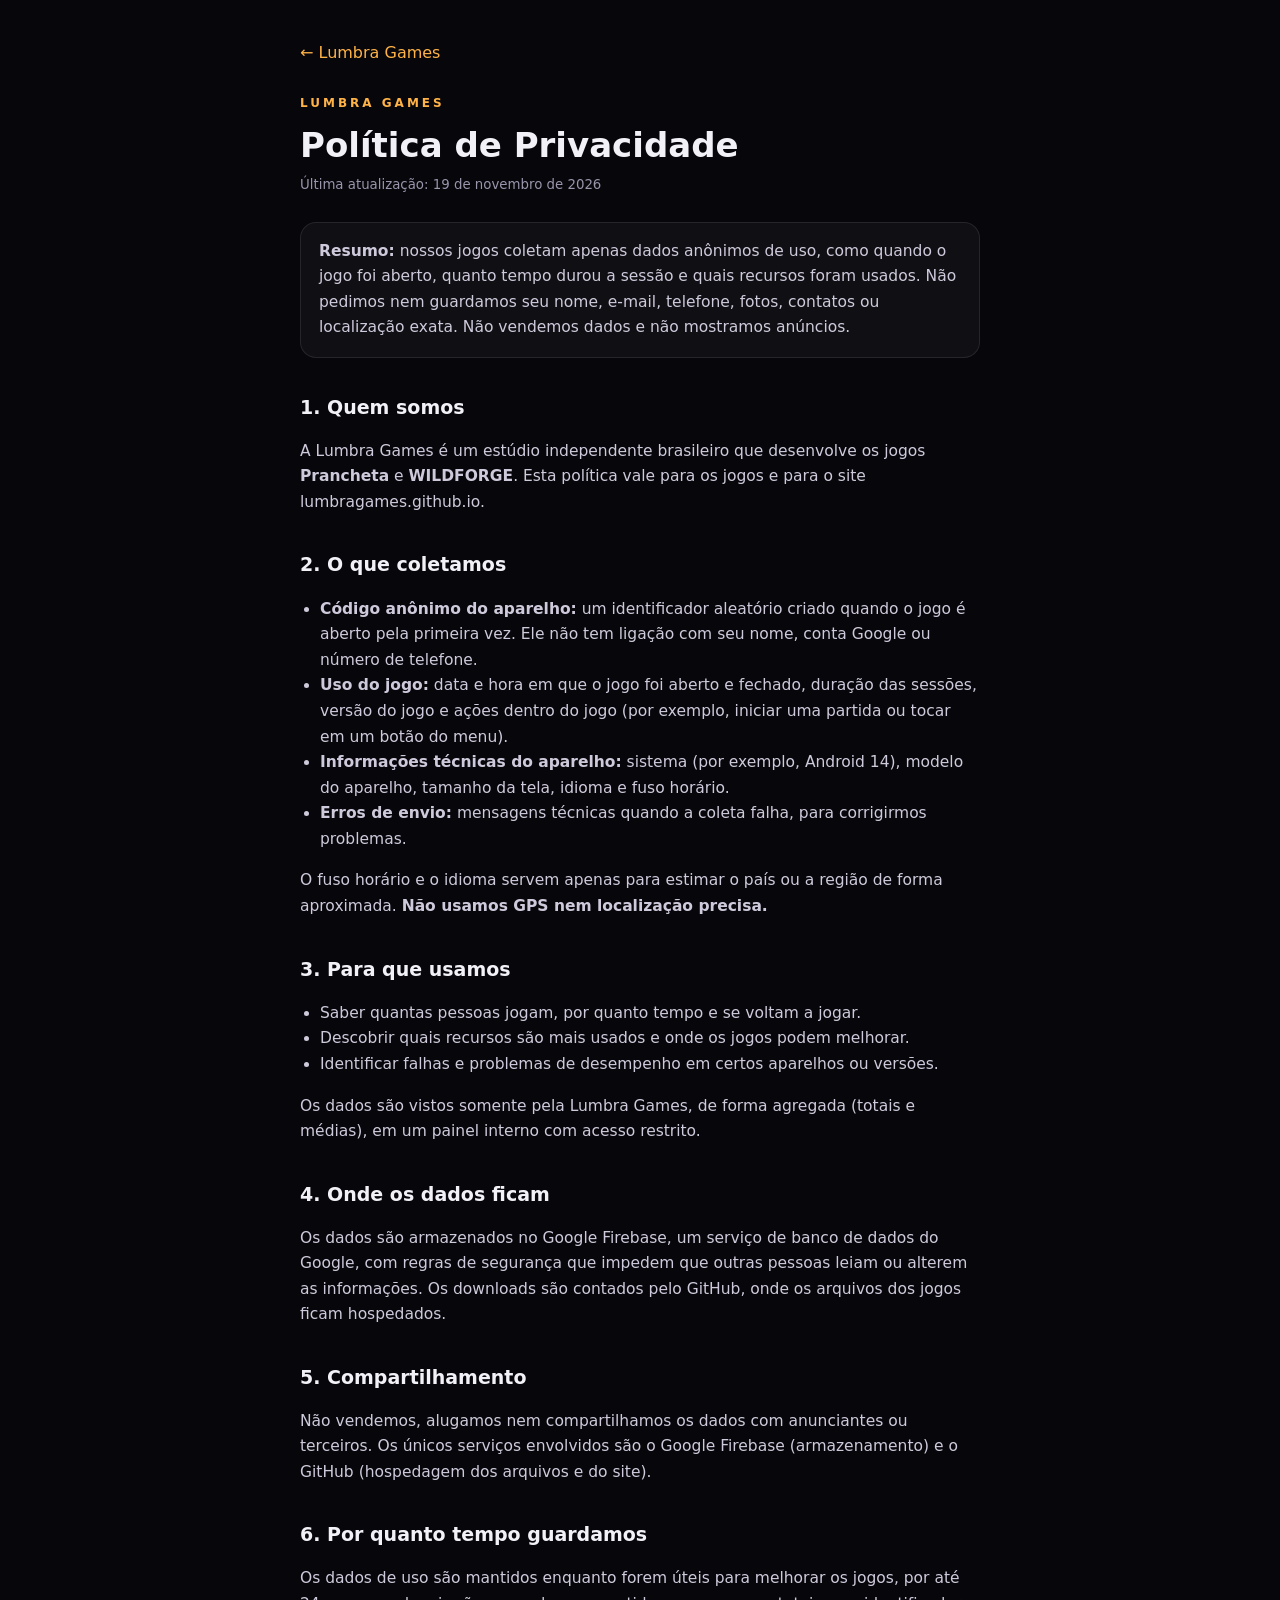
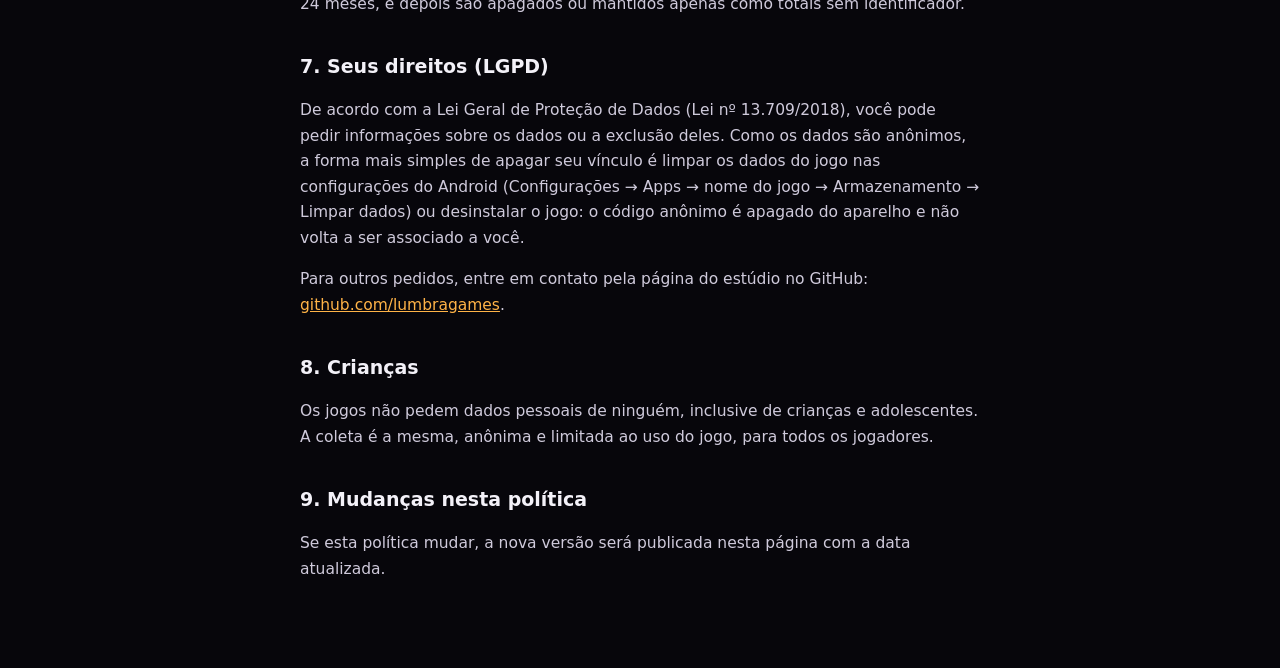
<file: privacidade/index.html>
<!DOCTYPE html>
<html lang="pt-BR">
<head>
<meta charset="utf-8">
<meta name="viewport" content="width=device-width, initial-scale=1">
<title>Política de Privacidade · Lumbra Games</title>
<meta name="description" content="Como a Lumbra Games coleta e usa dados anônimos de uso nos jogos Prancheta e WILDFORGE.">
<link rel="canonical" href="https://lumbragames.github.io/privacidade/">
<link rel="icon" href="../logo.svg" type="image/svg+xml">
<meta name="theme-color" content="#07060b">
<style>
body{margin:0;font-family:Inter,system-ui,-apple-system,Roboto,sans-serif;background:#07060b;color:#f3f1f8;line-height:1.65}
main{max-width:680px;margin:0 auto;padding:40px 20px 70px}
a{color:#ffb347}
.k{font-size:12px;font-weight:800;letter-spacing:.25em;text-transform:uppercase;color:#ffb347}
h1{font-size:34px;line-height:1.15;margin:8px 0 6px}
h2{font-size:19px;margin:34px 0 8px}
p,li{color:#cfcadb;font-size:15.5px}
ul{padding-left:20px}
.box{padding:16px 18px;border-radius:16px;background:rgba(255,255,255,.04);border:1px solid rgba(255,255,255,.09)}
small{color:#9a95ab}
</style>
</head>
<body>
<main>
  <a href="../" style="text-decoration:none">← Lumbra Games</a>
  <p class="k" style="margin-top:28px">Lumbra Games</p>
  <h1>Política de Privacidade</h1>
  <small>Última atualização: 19 de novembro de 2026</small>

  <div class="box" style="margin-top:24px"><p style="margin:0"><b>Resumo:</b> nossos jogos coletam apenas dados anônimos de uso, como quando o jogo foi aberto, quanto tempo durou a sessão e quais recursos foram usados. Não pedimos nem guardamos seu nome, e-mail, telefone, fotos, contatos ou localização exata. Não vendemos dados e não mostramos anúncios.</p></div>

  <h2>1. Quem somos</h2>
  <p>A Lumbra Games é um estúdio independente brasileiro que desenvolve os jogos <b>Prancheta</b> e <b>WILDFORGE</b>. Esta política vale para os jogos e para o site lumbragames.github.io.</p>

  <h2>2. O que coletamos</h2>
  <ul>
    <li><b>Código anônimo do aparelho:</b> um identificador aleatório criado quando o jogo é aberto pela primeira vez. Ele não tem ligação com seu nome, conta Google ou número de telefone.</li>
    <li><b>Uso do jogo:</b> data e hora em que o jogo foi aberto e fechado, duração das sessões, versão do jogo e ações dentro do jogo (por exemplo, iniciar uma partida ou tocar em um botão do menu).</li>
    <li><b>Informações técnicas do aparelho:</b> sistema (por exemplo, Android 14), modelo do aparelho, tamanho da tela, idioma e fuso horário.</li>
    <li><b>Erros de envio:</b> mensagens técnicas quando a coleta falha, para corrigirmos problemas.</li>
  </ul>
  <p>O fuso horário e o idioma servem apenas para estimar o país ou a região de forma aproximada. <b>Não usamos GPS nem localização precisa.</b></p>

  <h2>3. Para que usamos</h2>
  <ul>
    <li>Saber quantas pessoas jogam, por quanto tempo e se voltam a jogar.</li>
    <li>Descobrir quais recursos são mais usados e onde os jogos podem melhorar.</li>
    <li>Identificar falhas e problemas de desempenho em certos aparelhos ou versões.</li>
  </ul>
  <p>Os dados são vistos somente pela Lumbra Games, de forma agregada (totais e médias), em um painel interno com acesso restrito.</p>

  <h2>4. Onde os dados ficam</h2>
  <p>Os dados são armazenados no Google Firebase, um serviço de banco de dados do Google, com regras de segurança que impedem que outras pessoas leiam ou alterem as informações. Os downloads são contados pelo GitHub, onde os arquivos dos jogos ficam hospedados.</p>

  <h2>5. Compartilhamento</h2>
  <p>Não vendemos, alugamos nem compartilhamos os dados com anunciantes ou terceiros. Os únicos serviços envolvidos são o Google Firebase (armazenamento) e o GitHub (hospedagem dos arquivos e do site).</p>

  <h2>6. Por quanto tempo guardamos</h2>
  <p>Os dados de uso são mantidos enquanto forem úteis para melhorar os jogos, por até 24 meses, e depois são apagados ou mantidos apenas como totais sem identificador.</p>

  <h2>7. Seus direitos (LGPD)</h2>
  <p>De acordo com a Lei Geral de Proteção de Dados (Lei nº 13.709/2018), você pode pedir informações sobre os dados ou a exclusão deles. Como os dados são anônimos, a forma mais simples de apagar seu vínculo é limpar os dados do jogo nas configurações do Android (Configurações → Apps → nome do jogo → Armazenamento → Limpar dados) ou desinstalar o jogo: o código anônimo é apagado do aparelho e não volta a ser associado a você.</p>
  <p>Para outros pedidos, entre em contato pela página do estúdio no GitHub: <a href="https://github.com/lumbragames">github.com/lumbragames</a>.</p>

  <h2>8. Crianças</h2>
  <p>Os jogos não pedem dados pessoais de ninguém, inclusive de crianças e adolescentes. A coleta é a mesma, anônima e limitada ao uso do jogo, para todos os jogadores.</p>

  <h2>9. Mudanças nesta política</h2>
  <p>Se esta política mudar, a nova versão será publicada nesta página com a data atualizada.</p>
</main>
</body>
</html>
</file>
